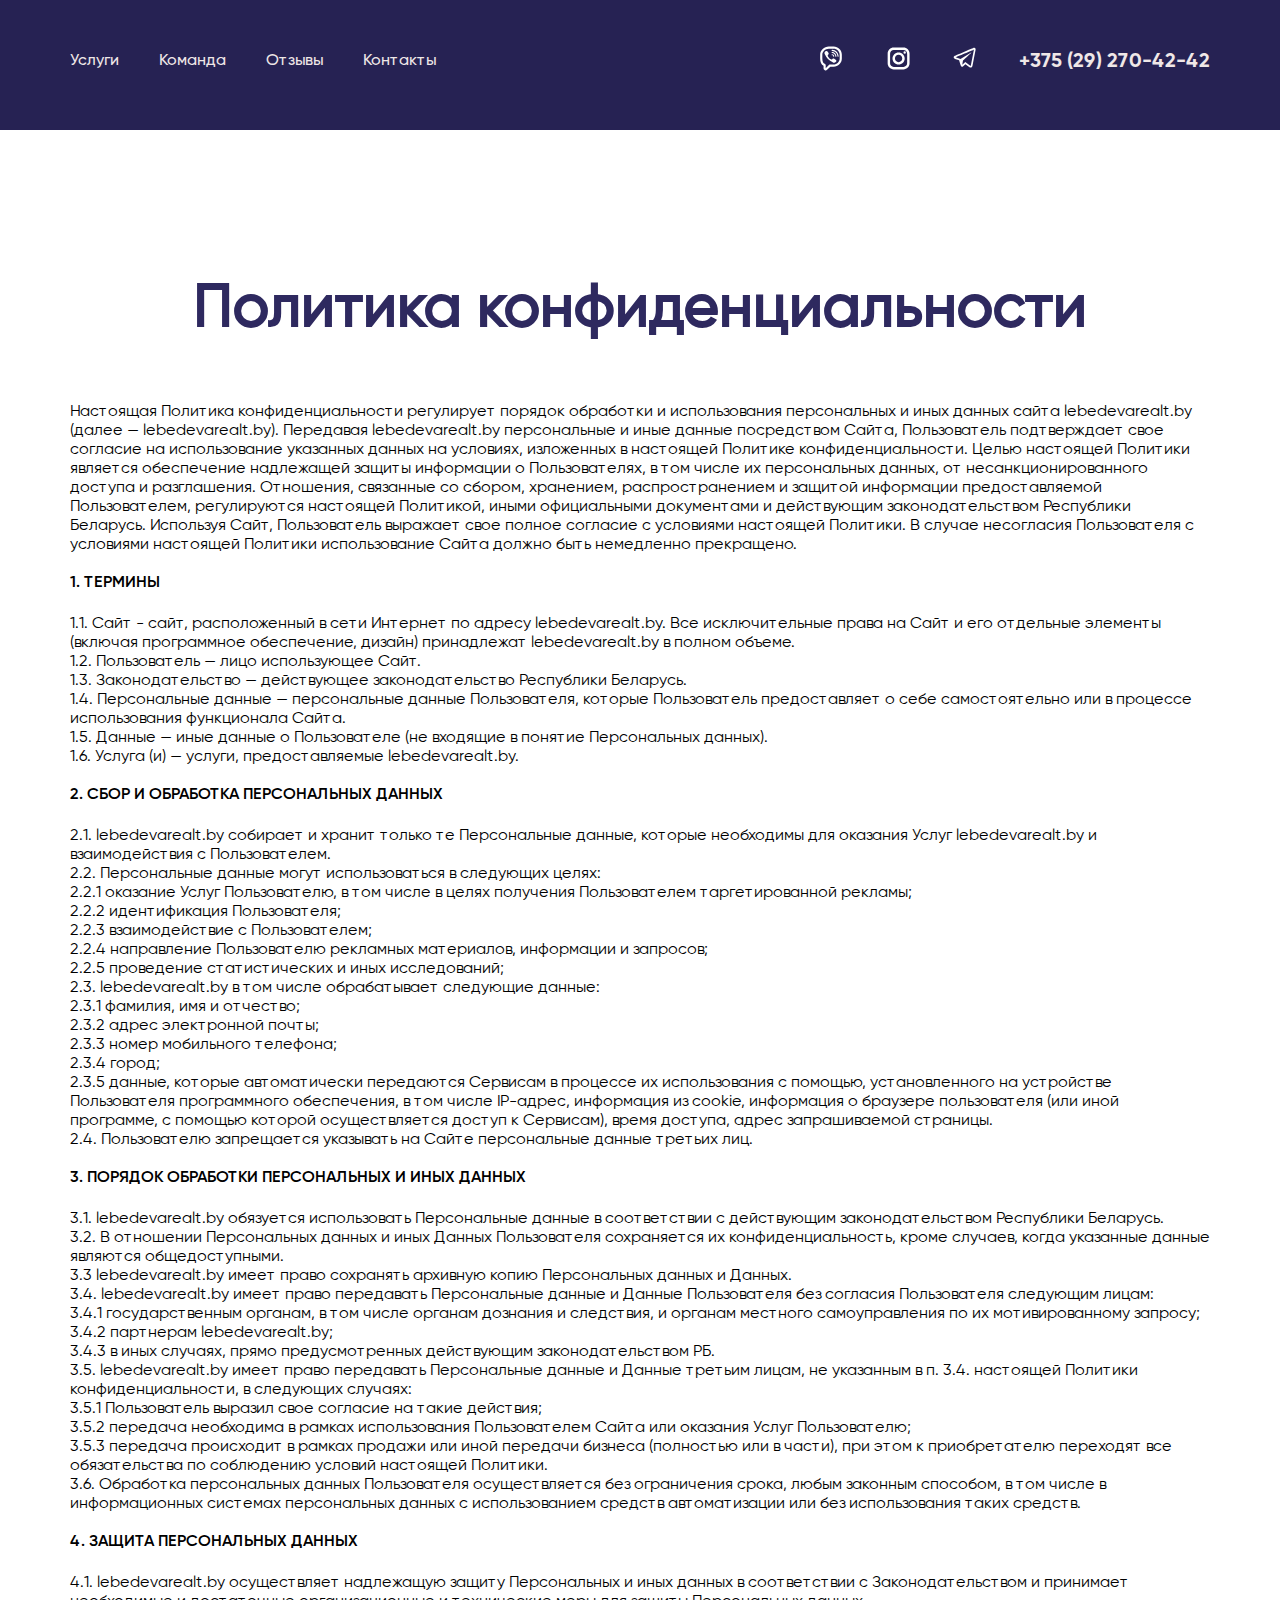
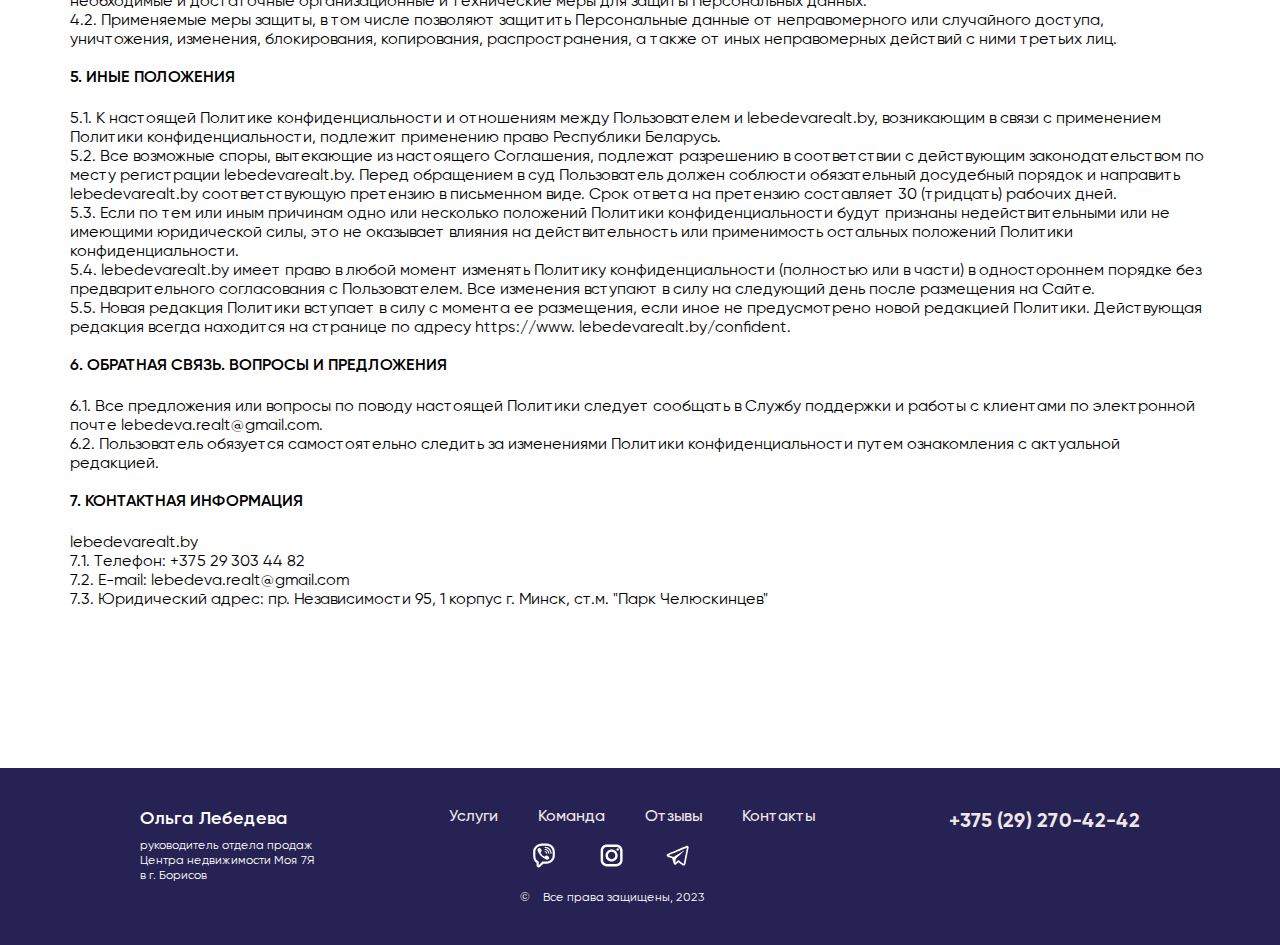
<file: confident.html>
<!DOCTYPE html>
<html lang="en">
<head>
    <meta charset="UTF-8">
    <title>Title</title>
    <link rel="stylesheet" href="css/confident.css">
    <link rel="stylesheet" href="css/adaptive.css">
</head>
<body>
<header class="header" id="header">
    <div class="container">
        <div class="menu">
            <ul>
                <li class="active">
                    <a href="index.html#help">Услуги</a>
                </li>
                <li>
                    <a href="index.html#team">Команда</a>
                </li>
                <li>
                    <a href="index.html#reviews">Отзывы</a>
                </li>
                <li>
                    <a href="index.html#contacts">Контакты</a>
                </li>
            </ul>
        </div>
        <div class="info">
            <div class="info-icons">
                <a href="viber://chat?number=%2B375292704242">
                    <svg xmlns="http://www.w3.org/2000/svg" viewBox="0 0 24 24" width="26px" height="29px">
                        <path d="M 10 0.98046875 C 5.664 0.98046875 2 4.4353906 2 8.5253906 L 2 12.023438 C 2 15.409437 3.0230469 17.614281 5.1230469 18.738281 L 5.1230469 21.039062 C 5.1230469 21.820063 5.5876875 22.520219 6.3046875 22.824219 C 6.5486875 22.927219 6.8055469 22.978516 7.0605469 22.978516 C 7.5545469 22.978516 8.0401562 22.788688 8.4101562 22.429688 L 11.371094 19.570312 L 14.439453 19.570312 C 18.608453 19.570313 22 16.184437 22 12.023438 L 22 8.5253906 C 22 4.3643906 18.607453 0.98046875 14.439453 0.98046875 L 10 0.98046875 z M 10 2.9804688 L 14.441406 2.9804688 C 17.507406 2.9804688 20.001953 5.4673906 20.001953 8.5253906 L 20.001953 12.023438 C 20.001953 15.082437 17.506406 17.570312 14.441406 17.570312 L 10.96875 17.570312 C 10.70975 17.570312 10.460437 17.670562 10.273438 17.851562 L 7.1230469 20.894531 L 7.1230469 18.101562 C 7.1230469 17.692563 6.8721875 17.324828 6.4921875 17.173828 C 4.7911875 16.495828 4 14.859438 4 12.023438 L 4 8.5253906 C 4 5.5713906 6.804 2.9804688 10 2.9804688 z M 13 3.9804688 C 12.724 3.9804688 12.5 4.2044688 12.5 4.4804688 C 12.5 4.7564687 12.724 4.9804688 13 4.9804688 C 15.947 4.9804688 18 7.6154687 18 9.9804688 C 18 10.256469 18.224 10.480469 18.5 10.480469 C 18.776 10.480469 19 10.256469 19 9.9804688 C 19 7.1424688 16.536 3.9804688 13 3.9804688 z M 8.0019531 4.9902344 C 7.7637031 4.9543594 7.5116875 5.0109219 7.3046875 5.1699219 L 6.7167969 5.6230469 C 6.0227969 6.1560469 5.8013594 7.0969531 6.1933594 7.8769531 C 6.9313594 9.3439531 8.1679375 11.604406 9.2109375 12.566406 C 10.492938 13.750406 12.507172 15.15375 14.201172 15.84375 C 14.942172 16.14575 15.790547 15.933172 16.310547 15.326172 C 16.495547 15.110172 16.668359 14.890406 16.818359 14.691406 C 17.125359 14.283406 17.036094 13.70525 16.621094 13.40625 L 14.75 12.060547 C 14.348 11.771547 13.786375 11.851188 13.484375 12.242188 L 13.169922 12.589844 C 12.961922 12.819844 12.64875 12.940906 12.34375 12.878906 C 11.86775 12.782906 11.113187 12.472063 10.242188 11.539062 C 9.5231875 10.771063 9.1196562 9.9537656 8.9726562 9.3847656 C 8.8846563 9.0447656 9.0063438 8.6898438 9.2773438 8.4648438 L 9.5917969 8.203125 C 9.9587969 7.899125 10.030859 7.3665156 9.7558594 6.9785156 L 8.6152344 5.3671875 C 8.4652344 5.1546875 8.2402031 5.0261094 8.0019531 4.9902344 z M 13 5.9804688 C 12.724 5.9804688 12.5 6.2044688 12.5 6.4804688 C 12.5 6.7564687 12.724 6.9804688 13 6.9804688 C 14.514 6.9804688 16 8.4664688 16 9.9804688 C 16 10.256469 16.224 10.480469 16.5 10.480469 C 16.776 10.480469 17 10.256469 17 9.9804688 C 17 7.9244688 15.056 5.9804688 13 5.9804688 z M 13 7.9804688 C 12.724 7.9804688 12.5 8.2044688 12.5 8.4804688 C 12.5 8.7564687 12.724 8.9804688 13 8.9804688 C 13.645 8.9804688 14 9.3354688 14 9.9804688 C 14 10.256469 14.224 10.480469 14.5 10.480469 C 14.776 10.480469 15 10.256469 15 9.9804688 C 15 8.7844687 14.196 7.9804688 13 7.9804688 z"/>
                    </svg>
                </a>
                <a href="https://www.instagram.com/nedvigimost.borisov.lebedeva/"><?xml version="1.0"?>
                    <svg xmlns="http://www.w3.org/2000/svg" viewBox="0 0 23 24" width="28px" height="35px">
                        <path d="M 8 3 C 5.243 3 3 5.243 3 8 L 3 16 C 3 18.757 5.243 21 8 21 L 16 21 C 18.757 21 21 18.757 21 16 L 21 8 C 21 5.243 18.757 3 16 3 L 8 3 z M 8 5 L 16 5 C 17.654 5 19 6.346 19 8 L 19 16 C 19 17.654 17.654 19 16 19 L 8 19 C 6.346 19 5 17.654 5 16 L 5 8 C 5 6.346 6.346 5 8 5 z M 17 6 A 1 1 0 0 0 16 7 A 1 1 0 0 0 17 8 A 1 1 0 0 0 18 7 A 1 1 0 0 0 17 6 z M 12 7 C 9.243 7 7 9.243 7 12 C 7 14.757 9.243 17 12 17 C 14.757 17 17 14.757 17 12 C 17 9.243 14.757 7 12 7 z M 12 9 C 13.654 9 15 10.346 15 12 C 15 13.654 13.654 15 12 15 C 10.346 15 9 13.654 9 12 C 9 10.346 10.346 9 12 9 z"/>
                    </svg>
                </a>
                <a href="https://t.me/+375292704242">
                    <svg xmlns="http://www.w3.org/2000/svg" viewBox="0 0 32 32" width="27px" height="30px">
                        <path d="M 26.070313 3.996094 C 25.734375 4.011719 25.417969 4.109375 25.136719 4.21875 L 25.132813 4.21875 C 24.847656 4.332031 23.492188 4.902344 21.433594 5.765625 C 19.375 6.632813 16.703125 7.757813 14.050781 8.875 C 8.753906 11.105469 3.546875 13.300781 3.546875 13.300781 L 3.609375 13.277344 C 3.609375 13.277344 3.25 13.394531 2.875 13.652344 C 2.683594 13.777344 2.472656 13.949219 2.289063 14.21875 C 2.105469 14.488281 1.957031 14.902344 2.011719 15.328125 C 2.101563 16.050781 2.570313 16.484375 2.90625 16.722656 C 3.246094 16.964844 3.570313 17.078125 3.570313 17.078125 L 3.578125 17.078125 L 8.460938 18.722656 C 8.679688 19.425781 9.949219 23.597656 10.253906 24.558594 C 10.433594 25.132813 10.609375 25.492188 10.828125 25.765625 C 10.933594 25.90625 11.058594 26.023438 11.207031 26.117188 C 11.265625 26.152344 11.328125 26.179688 11.390625 26.203125 C 11.410156 26.214844 11.429688 26.21875 11.453125 26.222656 L 11.402344 26.210938 C 11.417969 26.214844 11.429688 26.226563 11.441406 26.230469 C 11.480469 26.242188 11.507813 26.246094 11.558594 26.253906 C 12.332031 26.488281 12.953125 26.007813 12.953125 26.007813 L 12.988281 25.980469 L 15.871094 23.355469 L 20.703125 27.0625 L 20.8125 27.109375 C 21.820313 27.550781 22.839844 27.304688 23.378906 26.871094 C 23.921875 26.433594 24.132813 25.875 24.132813 25.875 L 24.167969 25.785156 L 27.902344 6.65625 C 28.007813 6.183594 28.035156 5.742188 27.917969 5.3125 C 27.800781 4.882813 27.5 4.480469 27.136719 4.265625 C 26.769531 4.046875 26.40625 3.980469 26.070313 3.996094 Z M 25.96875 6.046875 C 25.964844 6.109375 25.976563 6.101563 25.949219 6.222656 L 25.949219 6.234375 L 22.25 25.164063 C 22.234375 25.191406 22.207031 25.25 22.132813 25.308594 C 22.054688 25.371094 21.992188 25.410156 21.667969 25.28125 L 15.757813 20.75 L 12.1875 24.003906 L 12.9375 19.214844 C 12.9375 19.214844 22.195313 10.585938 22.59375 10.214844 C 22.992188 9.84375 22.859375 9.765625 22.859375 9.765625 C 22.886719 9.3125 22.257813 9.632813 22.257813 9.632813 L 10.082031 17.175781 L 10.078125 17.15625 L 4.242188 15.191406 L 4.242188 15.1875 C 4.238281 15.1875 4.230469 15.183594 4.226563 15.183594 C 4.230469 15.183594 4.257813 15.171875 4.257813 15.171875 L 4.289063 15.15625 L 4.320313 15.144531 C 4.320313 15.144531 9.53125 12.949219 14.828125 10.71875 C 17.480469 9.601563 20.152344 8.476563 22.207031 7.609375 C 24.261719 6.746094 25.78125 6.113281 25.867188 6.078125 C 25.949219 6.046875 25.910156 6.046875 25.96875 6.046875 Z"/>
                    </svg>
                </a>
            </div>
            <div class="number">
                <a href="tel:+375 (29) 270-42-42"><span>+375 (29) 270-42-42</span></a>
            </div>
        </div>
    </div>
</header>
<section class="main">
    <div class="container">
        <h1>Политика конфиденциальности</h1>
        <div class="main-text">
            <div class="text">Настоящая Политика конфиденциальности регулирует порядок обработки и использования персональных и иных данных сайта lebedevarealt.by (далее — lebedevarealt.by). Передавая lebedevarealt.by персональные и иные данные посредством Сайта, Пользователь подтверждает свое согласие на использование указанных данных на условиях, изложенных в настоящей Политике конфиденциальности. Целью настоящей Политики является обеспечение надлежащей защиты информации о Пользователях, в том числе их персональных данных, от несанкционированного доступа и разглашения. Отношения, связанные со сбором, хранением, распространением и защитой информации предоставляемой Пользователем, регулируются настоящей Политикой, иными официальными документами и действующим законодательством Республики Беларусь. Используя Сайт, Пользователь выражает свое полное согласие с условиями настоящей Политики. В случае несогласия Пользователя с условиями настоящей Политики использование Сайта должно быть немедленно прекращено.</div>

            <h2>1. ТЕРМИНЫ</h2>

            <div class="text">1.1. Сайт - сайт, расположенный в сети Интернет по адресу lebedevarealt.by. Все исключительные права на Сайт и его отдельные элементы (включая программное обеспечение, дизайн) принадлежат lebedevarealt.by в полном объеме.
                <br>
                1.2. Пользователь — лицо использующее Сайт. <br>
                1.3. Законодательство — действующее законодательство Республики Беларусь. <br>
                1.4. Персональные данные — персональные данные Пользователя, которые Пользователь предоставляет о себе самостоятельно или в процессе использования функционала Сайта.
                <br>
                1.5. Данные — иные данные о Пользователе (не входящие в понятие Персональных данных). <br>
                1.6. Услуга (и) — услуги, предоставляемые lebedevarealt.by.<br>
            </div>
            <h2>2. СБОР И ОБРАБОТКА ПЕРСОНАЛЬНЫХ ДАННЫХ</h2>

           <div class="text">
               2.1. lebedevarealt.by собирает и хранит только те Персональные данные, которые необходимы для оказания Услуг lebedevarealt.by и взаимодействия с Пользователем.
               <br>
               2.2. Персональные данные могут использоваться в следующих целях: <br>
               2.2.1 оказание Услуг Пользователю, в том числе в целях получения Пользователем таргетированной рекламы;
               <br>
               2.2.2 идентификация Пользователя; <br>
               2.2.3 взаимодействие с Пользователем; <br>
               2.2.4 направление Пользователю рекламных материалов, информации и запросов; <br>
               2.2.5 проведение статистических и иных исследований; <br>
               2.3. lebedevarealt.by в том числе обрабатывает следующие данные: <br>
               2.3.1 фамилия, имя и отчество; <br>
               2.3.2 адрес электронной почты; <br>
               2.3.3 номер мобильного телефона; <br>
               2.3.4 город; <br>
               2.3.5 данные, которые автоматически передаются Сервисам в процессе их использования с помощью, установленного на устройстве Пользователя программного обеспечения, в том числе IP-адрес, информация из cookie, информация о браузере пользователя (или иной программе, с помощью которой осуществляется доступ к Сервисам), время доступа, адрес запрашиваемой страницы. <br>
               2.4. Пользователю запрещается указывать на Сайте персональные данные третьих лиц. <br>
           </div>
            <h2>3. ПОРЯДОК ОБРАБОТКИ ПЕРСОНАЛЬНЫХ И ИНЫХ ДАННЫХ</h2>

            <div class="text">
                3.1. lebedevarealt.by обязуется использовать Персональные данные в соответствии с действующим законодательством Республики Беларусь.<br>
                3.2. В отношении Персональных данных и иных Данных Пользователя сохраняется их конфиденциальность, кроме случаев, когда указанные данные являются общедоступными.<br>
                3.3 lebedevarealt.by имеет право сохранять архивную копию Персональных данных и Данных.<br>
                3.4. lebedevarealt.by имеет право передавать Персональные данные и Данные Пользователя без согласия Пользователя следующим лицам:<br>
                3.4.1 государственным органам, в том числе органам дознания и следствия, и органам местного самоуправления по их мотивированному запросу; 3.4.2 партнерам lebedevarealt.by;<br>
                3.4.3 в иных случаях, прямо предусмотренных действующим законодательством РБ.<br>
                3.5. lebedevarealt.by имеет право передавать Персональные данные и Данные третьим лицам, не указанным в п. 3.4. настоящей Политики конфиденциальности, в следующих случаях:<br>
                3.5.1 Пользователь выразил свое согласие на такие действия;<br>
                3.5.2 передача необходима в рамках использования Пользователем Сайта или оказания Услуг Пользователю;<br>
                3.5.3 передача происходит в рамках продажи или иной передачи бизнеса (полностью или в части), при этом к приобретателю переходят все обязательства по соблюдению условий настоящей Политики.<br>
                3.6. Обработка персональных данных Пользователя осуществляется без ограничения срока, любым законным способом, в том числе в информационных системах персональных данных с использованием средств автоматизации или без использования таких средств.<br>
            </div>
            <h2>4. ЗАЩИТА ПЕРСОНАЛЬНЫХ ДАННЫХ</h2>

            <div class="text">4.1. lebedevarealt.by осуществляет надлежащую защиту Персональных и иных данных в соответствии с Законодательством и принимает необходимые и достаточные организационные и технические меры для защиты Персональных данных. <br>
                4.2. Применяемые меры защиты, в том числе позволяют защитить Персональные данные от неправомерного или случайного доступа, уничтожения, изменения, блокирования, копирования, распространения, а также от иных неправомерных действий с ними третьих лиц. <br>
            </div>

            <h2>5. ИНЫЕ ПОЛОЖЕНИЯ</h2>

            <div class="text">5.1. К настоящей Политике конфиденциальности и отношениям между Пользователем и lebedevarealt.by, возникающим в связи с применением Политики конфиденциальности, подлежит применению право Республики Беларусь. <br>
                5.2. Все возможные споры, вытекающие из настоящего Соглашения, подлежат разрешению в соответствии с действующим законодательством по месту регистрации lebedevarealt.by. Перед обращением в суд Пользователь должен соблюсти обязательный досудебный порядок и направить lebedevarealt.by соответствующую претензию в письменном виде. Срок ответа на претензию составляет 30 (тридцать) рабочих дней. <br>
                5.3. Если по тем или иным причинам одно или несколько положений Политики конфиденциальности будут признаны недействительными или не имеющими юридической силы, это не оказывает влияния на действительность или применимость остальных положений Политики конфиденциальности. <br>
                5.4. lebedevarealt.by имеет право в любой момент изменять Политику конфиденциальности (полностью или в части) в одностороннем порядке
                без предварительного согласования с Пользователем. Все изменения вступают в силу на следующий день после размещения на Сайте. <br>
                5.5. Новая редакция Политики вступает в силу с момента ее размещения, если иное не предусмотрено новой редакцией Политики. Действующая редакция всегда находится на странице по адресу https://www. lebedevarealt.by/confident.<br>
            </div>
            <h2>6. ОБРАТНАЯ СВЯЗЬ. ВОПРОСЫ И ПРЕДЛОЖЕНИЯ</h2>
            <div class="text">6.1. Все предложения или вопросы по поводу настоящей Политики следует сообщать в Службу поддержки и работы с клиентами по электронной почте lebedeva.realt@gmail.com.
                <br>
                6.2. Пользователь обязуется самостоятельно следить за изменениями Политики конфиденциальности путем ознакомления с актуальной редакцией.
                <br>
            </div>
            <h2>7. КОНТАКТНАЯ ИНФОРМАЦИЯ</h2>
            <div class="text">lebedevarealt.by <br>
                7.1. Телефон: +375 29 303 44 82<br>
                7.2. E-mail: lebedeva.realt@gmail.com<br>
                7.3. Юридический адрес: пр. Независимости 95, 1 корпус г. Минск, ст.м. "Парк Челюскинцев" <br>
            </div>
        </div>
    </div>
</section>
<footer class="footer">
    <div class="container">
        <div class="management-name">Ольга Лебедева</div>
        <div class="management-info">руководитель отдела продаж Центра недвижимости Моя 7Я в г. Борисов</div>
        <div class="footer-menu">
            <div class="menu">
                <ul>
                    <li class="active">
                        <a href="index.html#help">Услуги</a>
                    </li>
                    <li>
                        <a href="index.html#team">Команда</a>
                    </li>
                    <li>
                        <a href="index.html#reviews">Отзывы</a>
                    </li>
                    <li>
                        <a href="index.html#contacts">Контакты</a>
                    </li>
                </ul>
            </div>
        </div>
        <div class="footer-icons">
            <div class="info-icons">
                <a href="viber://chat?number=%2B375292704242">
                    <svg xmlns="http://www.w3.org/2000/svg" viewBox="0 0 24 24" width="26px" height="29px">
                        <path d="M 10 0.98046875 C 5.664 0.98046875 2 4.4353906 2 8.5253906 L 2 12.023438 C 2 15.409437 3.0230469 17.614281 5.1230469 18.738281 L 5.1230469 21.039062 C 5.1230469 21.820063 5.5876875 22.520219 6.3046875 22.824219 C 6.5486875 22.927219 6.8055469 22.978516 7.0605469 22.978516 C 7.5545469 22.978516 8.0401562 22.788688 8.4101562 22.429688 L 11.371094 19.570312 L 14.439453 19.570312 C 18.608453 19.570313 22 16.184437 22 12.023438 L 22 8.5253906 C 22 4.3643906 18.607453 0.98046875 14.439453 0.98046875 L 10 0.98046875 z M 10 2.9804688 L 14.441406 2.9804688 C 17.507406 2.9804688 20.001953 5.4673906 20.001953 8.5253906 L 20.001953 12.023438 C 20.001953 15.082437 17.506406 17.570312 14.441406 17.570312 L 10.96875 17.570312 C 10.70975 17.570312 10.460437 17.670562 10.273438 17.851562 L 7.1230469 20.894531 L 7.1230469 18.101562 C 7.1230469 17.692563 6.8721875 17.324828 6.4921875 17.173828 C 4.7911875 16.495828 4 14.859438 4 12.023438 L 4 8.5253906 C 4 5.5713906 6.804 2.9804688 10 2.9804688 z M 13 3.9804688 C 12.724 3.9804688 12.5 4.2044688 12.5 4.4804688 C 12.5 4.7564687 12.724 4.9804688 13 4.9804688 C 15.947 4.9804688 18 7.6154687 18 9.9804688 C 18 10.256469 18.224 10.480469 18.5 10.480469 C 18.776 10.480469 19 10.256469 19 9.9804688 C 19 7.1424688 16.536 3.9804688 13 3.9804688 z M 8.0019531 4.9902344 C 7.7637031 4.9543594 7.5116875 5.0109219 7.3046875 5.1699219 L 6.7167969 5.6230469 C 6.0227969 6.1560469 5.8013594 7.0969531 6.1933594 7.8769531 C 6.9313594 9.3439531 8.1679375 11.604406 9.2109375 12.566406 C 10.492938 13.750406 12.507172 15.15375 14.201172 15.84375 C 14.942172 16.14575 15.790547 15.933172 16.310547 15.326172 C 16.495547 15.110172 16.668359 14.890406 16.818359 14.691406 C 17.125359 14.283406 17.036094 13.70525 16.621094 13.40625 L 14.75 12.060547 C 14.348 11.771547 13.786375 11.851188 13.484375 12.242188 L 13.169922 12.589844 C 12.961922 12.819844 12.64875 12.940906 12.34375 12.878906 C 11.86775 12.782906 11.113187 12.472063 10.242188 11.539062 C 9.5231875 10.771063 9.1196562 9.9537656 8.9726562 9.3847656 C 8.8846563 9.0447656 9.0063438 8.6898438 9.2773438 8.4648438 L 9.5917969 8.203125 C 9.9587969 7.899125 10.030859 7.3665156 9.7558594 6.9785156 L 8.6152344 5.3671875 C 8.4652344 5.1546875 8.2402031 5.0261094 8.0019531 4.9902344 z M 13 5.9804688 C 12.724 5.9804688 12.5 6.2044688 12.5 6.4804688 C 12.5 6.7564687 12.724 6.9804688 13 6.9804688 C 14.514 6.9804688 16 8.4664688 16 9.9804688 C 16 10.256469 16.224 10.480469 16.5 10.480469 C 16.776 10.480469 17 10.256469 17 9.9804688 C 17 7.9244688 15.056 5.9804688 13 5.9804688 z M 13 7.9804688 C 12.724 7.9804688 12.5 8.2044688 12.5 8.4804688 C 12.5 8.7564687 12.724 8.9804688 13 8.9804688 C 13.645 8.9804688 14 9.3354688 14 9.9804688 C 14 10.256469 14.224 10.480469 14.5 10.480469 C 14.776 10.480469 15 10.256469 15 9.9804688 C 15 8.7844687 14.196 7.9804688 13 7.9804688 z"/>
                    </svg>
                </a>
                <a href="https://www.instagram.com/nedvigimost.borisov.lebedeva/"><?xml version="1.0"?>
                    <svg xmlns="http://www.w3.org/2000/svg" viewBox="0 0 23 24" width="28px" height="35px">
                        <path d="M 8 3 C 5.243 3 3 5.243 3 8 L 3 16 C 3 18.757 5.243 21 8 21 L 16 21 C 18.757 21 21 18.757 21 16 L 21 8 C 21 5.243 18.757 3 16 3 L 8 3 z M 8 5 L 16 5 C 17.654 5 19 6.346 19 8 L 19 16 C 19 17.654 17.654 19 16 19 L 8 19 C 6.346 19 5 17.654 5 16 L 5 8 C 5 6.346 6.346 5 8 5 z M 17 6 A 1 1 0 0 0 16 7 A 1 1 0 0 0 17 8 A 1 1 0 0 0 18 7 A 1 1 0 0 0 17 6 z M 12 7 C 9.243 7 7 9.243 7 12 C 7 14.757 9.243 17 12 17 C 14.757 17 17 14.757 17 12 C 17 9.243 14.757 7 12 7 z M 12 9 C 13.654 9 15 10.346 15 12 C 15 13.654 13.654 15 12 15 C 10.346 15 9 13.654 9 12 C 9 10.346 10.346 9 12 9 z"/>
                    </svg>
                </a>
                <a href="https://t.me/+375292704242">
                    <svg xmlns="http://www.w3.org/2000/svg" viewBox="0 0 32 32" width="27px" height="30px">
                        <path d="M 26.070313 3.996094 C 25.734375 4.011719 25.417969 4.109375 25.136719 4.21875 L 25.132813 4.21875 C 24.847656 4.332031 23.492188 4.902344 21.433594 5.765625 C 19.375 6.632813 16.703125 7.757813 14.050781 8.875 C 8.753906 11.105469 3.546875 13.300781 3.546875 13.300781 L 3.609375 13.277344 C 3.609375 13.277344 3.25 13.394531 2.875 13.652344 C 2.683594 13.777344 2.472656 13.949219 2.289063 14.21875 C 2.105469 14.488281 1.957031 14.902344 2.011719 15.328125 C 2.101563 16.050781 2.570313 16.484375 2.90625 16.722656 C 3.246094 16.964844 3.570313 17.078125 3.570313 17.078125 L 3.578125 17.078125 L 8.460938 18.722656 C 8.679688 19.425781 9.949219 23.597656 10.253906 24.558594 C 10.433594 25.132813 10.609375 25.492188 10.828125 25.765625 C 10.933594 25.90625 11.058594 26.023438 11.207031 26.117188 C 11.265625 26.152344 11.328125 26.179688 11.390625 26.203125 C 11.410156 26.214844 11.429688 26.21875 11.453125 26.222656 L 11.402344 26.210938 C 11.417969 26.214844 11.429688 26.226563 11.441406 26.230469 C 11.480469 26.242188 11.507813 26.246094 11.558594 26.253906 C 12.332031 26.488281 12.953125 26.007813 12.953125 26.007813 L 12.988281 25.980469 L 15.871094 23.355469 L 20.703125 27.0625 L 20.8125 27.109375 C 21.820313 27.550781 22.839844 27.304688 23.378906 26.871094 C 23.921875 26.433594 24.132813 25.875 24.132813 25.875 L 24.167969 25.785156 L 27.902344 6.65625 C 28.007813 6.183594 28.035156 5.742188 27.917969 5.3125 C 27.800781 4.882813 27.5 4.480469 27.136719 4.265625 C 26.769531 4.046875 26.40625 3.980469 26.070313 3.996094 Z M 25.96875 6.046875 C 25.964844 6.109375 25.976563 6.101563 25.949219 6.222656 L 25.949219 6.234375 L 22.25 25.164063 C 22.234375 25.191406 22.207031 25.25 22.132813 25.308594 C 22.054688 25.371094 21.992188 25.410156 21.667969 25.28125 L 15.757813 20.75 L 12.1875 24.003906 L 12.9375 19.214844 C 12.9375 19.214844 22.195313 10.585938 22.59375 10.214844 C 22.992188 9.84375 22.859375 9.765625 22.859375 9.765625 C 22.886719 9.3125 22.257813 9.632813 22.257813 9.632813 L 10.082031 17.175781 L 10.078125 17.15625 L 4.242188 15.191406 L 4.242188 15.1875 C 4.238281 15.1875 4.230469 15.183594 4.226563 15.183594 C 4.230469 15.183594 4.257813 15.171875 4.257813 15.171875 L 4.289063 15.15625 L 4.320313 15.144531 C 4.320313 15.144531 9.53125 12.949219 14.828125 10.71875 C 17.480469 9.601563 20.152344 8.476563 22.207031 7.609375 C 24.261719 6.746094 25.78125 6.113281 25.867188 6.078125 C 25.949219 6.046875 25.910156 6.046875 25.96875 6.046875 Z"/>
                    </svg>
                </a>
            </div>
        </div>
        <div class="links-right"> &#xA9;<span>Все права защищены, 2023</span></div>
        <div class="footer-number">
            <div class="number">
                <a href="tel:+375 (29) 270-42-42"><span>+375 (29) 270-42-42</span></a>
            </div>
        </div>
    </div>
</footer>
</body>
</html>
</file>
<file: css/confident.css>
* {
    padding: 0;
    margin: 0;
}

@font-face {
    src: url("../fonts/Gilroy-Regular.ttf");
    font-family: GilroyRegular;
}

@font-face {
    src: url("../fonts/Gilroy-Medium.ttf");
    font-family: GilroyMedium;
}

@font-face {
    src: url("../fonts/Gilroy-Bold.ttf");
    font-family: GilroyBold;
}

@font-face {
    src: url("../fonts/Gilroy-Semibold.ttf");
    font-family: GilroySemibold;
}

html {
    scroll-behavior: smooth;
}

.header {
    background: #262253;
}

.container {
    max-width: 1140px;
    margin: 0 auto;
    padding: 0 20px;
}

.header .container {
    display: flex;
    justify-content: space-between;
    align-items: center;
    padding-top: 40px;
    padding-bottom: 50px;
}

.menu ul {
    display: flex;
    justify-content: space-between;
    max-width: 428px;
    list-style: none;
}

.menu ul li {
    font-size: 16px;
    font-family: GilroyMedium, sans-serif;
    line-height: 40px;
    color: #EFE7E7;
    margin-right: 40px;
}

.menu ul li a {
    text-decoration: none;
    color: #EFE7E7;
    transition: 0.5s;
    border-bottom: 1px solid transparent;
}

.menu ul li a:hover {
    color: #FF9900;
    border-bottom: 1px solid #FF9900;
}

.info {
    display: flex;
}

.info-icons {
    padding-right: 91px;
    display: flex;
    align-items: center;
}

.info-icons a {
    fill: #FFFFFF;
    text-decoration: none;
    cursor: pointer;
    margin-right: 40px;
    transition: 0.5s;
}

.info-icons a:hover {
    fill: #FF9900;
}

.number {
    display: flex;
    align-items: center;
}

.number a {
    font-family: GilroyBold, sans-serif;
    font-size: 20px;
    text-decoration: none;
    color: #EFE7E7;
    transition: 0.5s;
}

.number a:hover {
    color: #FF9900;
}

#burger {
    display: none;
}

.menu-close {
    display: none;
}

.main {
    padding: 140px 0;
}

.main .container {
    text-align: left;
}

.main h1 {
    margin: 0;
    font-family: GilroyMedium,sans-serif;
    font-size: 60px;
    line-height: 71px;
    align-items: center;
    text-align: center;
    color: #2E295F;
    margin-bottom: 60px;
}

.text {
    font-family: GilroyRegular,sans-serif;
    font-size: 16px;
    line-height: 19px;
    color: #000000;
    margin-bottom: 20px;
}

.main h2 {
    margin: 0;
    font-family: GilroySemibold,sans-serif;
    font-size: 16px;
    margin-bottom: 20px;
}

.footer {
    padding: 40px 120px;
    background: #262253;
}

.footer .container {
    display: grid;
    grid-template-rows: 30px 52px 15px;
    justify-content: space-between;
}

.management-name {
    grid-column: 1 / 2;
    grid-row: 1 / 2;
    font-family: GilroySemibold, sans-serif;
    font-size: 18px;
    line-height: 22px;
    margin-bottom: 10px;
    color: #FFFFFF;
    max-width: 172px;
}

.management-info {
    grid-column: 1 / 2;
    grid-row: 2 / 3;
    font-family: GilroyRegular, sans-serif;
    font-size: 12px;
    line-height: 15px;
    color: #FFFFFF;
    max-width: 175px;
}

.footer-menu {
    grid-column: 2 / 4;
    grid-row: 1 / 4;
}

.footer .menu ul {
    line-height: 0;
    justify-content: center;
    max-width: 485px;
}

.footer .menu ul li {
    line-height: 1;
    margin-bottom: 15px;
    margin-right: 40px;
}

.footer .menu ul li:last-child {
    margin-right: 0;
}

.footer-icons {
    grid-column: 2 / 4;
    grid-row: 2 / 3;
}

.info-icons {
    justify-content: center;
    padding: 0;
}

.links-right {
    grid-column: 2 / 4;
    grid-row: 3 / 4;
    font-family: GilroyRegular, sans-serif;
    font-size: 12px;
    line-height: 14px;
    color: #FFFFFF;
    text-align: center;
    margin-right: 40px;
}

.links-right span {
    margin-left: 14px;
    width: 180px;
}

.footer-number {
    grid-column: 4 / 5;
    grid-row: 1 / 2;
    width: 191px;
}
</file>
<file: css/adaptive.css>
/*1024-1199*/
@media screen and (max-width: 1199px) {

    header, .help, .feature, .job, .answers {
        padding: 0 20px;
    }

    .help {
        margin: 80px 0;
    }

    .help-team-info {
        margin-right: 30px;
    }

    .help-photo {
        margin: 0 auto;
        width: 445px;
    }

    .help-team-info {
        gap: 15px;
    }

    .feature-all {
        max-width: 675px;
        margin: 0 auto;
    }

    .features {
        padding: 50px 0;
    }

    .feature-block {
        margin-bottom: 30px;
    }

    .job {
        margin-top: 50px;
        margin-left: 25px;
        max-height: 600px;
    }

    .job-advantages {
        gap: 90px 25px;
    }

    .job-about {
        margin-bottom: 80px;
    }

    .answers {
        margin: 50px 0;
    }

    .team {
        padding: 50px 20px 20px 20px;
    }

    #team-category .slick-prev {
        left: 380px;
    }

    #team-category .slick-next {
        right: 380px;
    }

    .department {
        padding: 50px 20px;
    }

    .reviews {
        padding: 60px 20px;
    }

    .other {
        margin-top: 0;
    }

    .other .container {
        padding: 0 20px;
    }

    .contacts {
        padding: 50px 20px;
    }

    .footer {
        padding: 60px 20px;
    }

    .footer-number {
        width: 191px;
    }
}

/*768-1023*/
@media screen and (max-width: 1023px) {
    header, .help, .feature, .job, .answers {
        padding: 0;
    }

    .header {
        padding: 44px 31px;
    }

    .header .container {
        align-items: baseline;
        padding: 0;
    }

    .header .info-icons a {
        margin-right: 20px;
    }

    .menu ul {
        width: 344px;
    }

    .info {
        flex-direction: column-reverse;
    }

    .header .info-icons {
        margin-left: 10px;
    }

    .header .number {
        margin-bottom: 24px;
        width: 190px;
    }

    .titles h1 {
        padding-top: 124px;
        padding-bottom: 40px;
        font-size: 45px;
    }

    .second-title {
        font-size: 18px;
        max-width: 312px;
    }

    .btn {
        font-size: 18px;
        max-width: 281px;
        margin-bottom: 93px;
        height: 58px;
        box-sizing: border-box;
    }

    .title-photo {
        right: -50px;
        max-width: 399px;
    }

    .rating {
        justify-content: start;
    }

    .mark {
        margin-right: 60px;
    }

    .help {
        margin: 130px 0;
    }

    .help-title {
        max-width: 575px;
    }

    .help-photo {
        grid-column: 1 / 4;
        margin: 0 auto;
        padding-bottom: 80px;
        width: 503px;
        transform: scale(1.1);
    }

    .help-team {
        margin-bottom: 55px;
    }

    .help-team-info {
        grid-column: 1 / 4;
        margin: 0 auto;
        gap: 61px 52px;
    }

    .features {
        padding: 80px 20px;
    }

    .feature-all {
        justify-content: center;
    }

    .features {
        background-position: right;
    }

    .feature {
        padding: 0 13px;
    }

    .feature:first-child .feature-block .feature-title {
        padding-top: 10px;
    }

    .feature:hover {
        transform: none;
    }

    .job {
        margin: 0;
        padding: 130px 35px 80px 35px;
        background-position: right;
        max-height: 500px;
    }

    .job-about {
        margin-bottom: 100px;
    }

    .job-rating {
        width: 180px;
    }

    .job-rating .job-text {
        width: 140px;
        left: 22px;
        top: -42px;
    }

    .job-number {
        height: 84px;
    }

    .job-advantages {
        gap: 78px 82px;
        grid-template-columns: repeat(6, 1fr);
    }

    .block-four {
        grid-column: 1 / 3;
    }

    .block-five {
        grid-column: 3 / 5;
    }

    .block-six {
        grid-column: 5 / 7;
    }

    .answers {
        margin: 130px 31px 130px 33px;
    }

    .acor-container label {
        display: flex;
        align-items: center;
        position: relative;
    }

    .acor-container label p {
        margin-right: 20px;
    }

    .acor-container label:before {
        position: absolute;
        right: 3%;
        top: 30%;
    }

    .team {
        padding: 80px 0 20px 0;
    }

    .slick-initialized .slick-slide {
        padding: 80px 30px 100px 30px;
    }

    #team-category .slick-prev {
        left: 255px;
    }

    #team-category .slick-next {
        right: 255px;
    }

    #team-category .slick-dots {
        bottom: 0px;
    }

    .department {
        padding: 80px 32px 175px 32px;
    }

    .department-sales {
        width: 220px;
    }

    .department-sales-title {
        padding-top: 20px;
        padding-bottom: 15px;
    }

    .department-sales-text {
        padding-bottom: 20px;
    }

    .department-sales-bottom .department-sales {
        margin-right: 22px;
    }

    .department-sales-bottom .department-sales-title {
        padding-top: 27px;
        padding-bottom: 10px;
    }

    .department-sales-bottom .department-sales-text {
        padding-bottom: 36px;
    }

    .leftArrow {
        width: 120px;
        height: 100px;
        top: -75%;
    }

    .rightArrow {
        width: 120px;
        height: 100px;
        top: -75%;
    }

    .centerArrow {
        bottom: 180px;
    }

    .review-title {
        padding-bottom: 80px;
    }

    .review-block {
        flex-wrap: wrap;
    }

    .review-image {
        max-width: 514px;
        margin-right: 0;
        margin-bottom: 60px;
    }

    .reviews-one {
        display: none;
    }

    .reviews-two {
        display: block;
    }

    .review-left-border, .review-right-border {
        display: none;
    }

    .other {
        margin-top: 130px;
    }

    .other-block {
        flex-wrap: wrap;
        justify-content: center;
    }

    .order-text {
        font-family: GilroyMedium, sans-serif;
        font-size: 45px;
        line-height: 53px;
        color: #2E295F;
        margin-bottom: 40px;
        margin-top: 0;
    }

    .contacts {
        padding: 130px 33px;
    }

    .map {
        height: 165px;
    }

    .address {
        margin-left: 13px;
    }

    .footer {
        padding: 60px 32px;
    }

    .footer .container {
        grid-template-columns: 172px 180px 72px;
        grid-template-rows: 30px 52px 15px;
        grid-gap: 0 125px;
        justify-content: space-between;
    }

    .footer-menu {
        grid-column: 3 / 4;
        grid-row: 1 / 4;
        width: 72px;
    }

    .footer .menu ul {
        width: 72px;
        flex-wrap: wrap;
        line-height: 0;
        justify-content: end;
    }

    .footer .menu ul li {
        line-height: 1;
        margin-bottom: 15px;
        margin-right: 0;
    }

    .footer-icons {
        grid-column: 2 / 4;
        grid-row: 2 / 3;
    }

    .footer-icons .info-icons {
        justify-content: normal;
        margin-left: 10px;
    }

    .links-right {
        grid-column: 2 / 3;
        grid-row: 3 / 4;
        font-family: GilroyRegular, sans-serif;
        font-size: 12px;
        line-height: 14px;
        color: #FFFFFF;
        margin-right: 0;
    }

    .links-right span {
        width: 180px;
    }

    .footer-number {
        grid-column: 2 / 4;
        grid-row: 1 / 2;
        text-align: center;
        width: 180px;
    }

    .footer-number .number a {
        font-size: 19px;
    }

    .footer-number .number {
        display: initial;
    }

    .arrow-back {
        padding: 15px;
    }

    .arrow-back:before, .arrow-back:after {
        width: 50%;
        height: 50%;
    }
}

/*580-767*/
@media screen and (max-width: 767px) {

    .header {
        padding: 40px 15px;
    }

    .header .container {
        align-items: center;
    }

    .header .info-icons a:last-child {
        margin: 0;
    }

    .info {
        flex-direction: column-reverse;
        margin-left: 0;
        align-items: center;
    }

    .header .menu {
        margin-bottom: 16px;
    }

    .header .menu ul li {
        margin-right: 20px;
    }

    .titles h1 {
        padding-top: 60px;
    }

    .rating {
        flex-direction: column;
        align-items: start;
    }

    .help {
        margin: 60px 15px;
    }

    .help-title-main {
        font-size: 35px;
    }

    .features {
        padding: 60px 15px;
    }

    .feature-block {
        width: 345px;
        margin-bottom: 50px;
        padding-top: 41px;
        padding-bottom: 41px;
    }

    .job {
        padding: 60px 15px;
        max-height: 700px;
    }

    .job-about {
        font-size: 35px;
    }

    .job-advantages {
        gap: 78px 0;
        grid-template-columns: 1fr 1fr;
        justify-items: center;
    }

    .job-rating {
        width: 165px;
    }

    .block-one {
        grid-column: 1 / 2;
        animation: none;
    }

    .block-two {
        grid-column: 2 / 3;
        animation: none;
    }

    .block-three {
        grid-column: 1 / 2;
        grid-row: 2 / 3;
        animation: none;
    }

    .block-four {
        grid-column: 2 / 3;
        grid-row: 2 / 3;
        animation: none;
    }

    .block-five {
        grid-column: 1 / 2;
        grid-row: 3 / 4;
        animation: none;
    }

    .block-six {
        grid-column: 2 / 3;
        grid-row: 3 / 4;
        animation: none;
    }

    .acor-container label {
        font-size: 20px;
    }

    .answers {
        margin: 60px 15px;
    }

    .answer-main {
        font-size: 35px;
    }

    .acor-container label {
        position: relative;
        height: 118px;
        display: flex;
        align-items: center;
    }

    .acor-container label:before {
        position: absolute;
        top: 33%;
        right: 3%;
    }

    .department {
        padding: 60px 15px;
    }

    .department .container {
        max-width: 550px;
    }

    .department-sales {
        padding: 23px 8px;
        height: 140px;
        margin: 0 auto;
        display: flex;
        flex-direction: column;
        justify-content: center;
    }

    .department-sales-top {
        margin-bottom: 30px;
    }

    .department-sales-bottom {
        flex-wrap: wrap;
    }

    .department-sales-bottom .department-sales {
        margin-bottom: 30px;
    }

    .department-image {
        width: 550px;
        top: -35%;
        left: -76%;
    }

    .department-image img {
        max-width: 100%;
    }

    .department-sales-title {
        font-size: 13px;
        padding: 0 0 5px 0;
        line-height: normal;
    }

    .department-sales-bottom .department-sales-title {
        padding: 0 0 5px 0;
    }

    .department-sales-bottom .department-sales-text {
        padding: 0;
    }

    .department-sales-text {
        font-size: 13px;
        padding: 0;
    }

    .leftArrow {
        width: 32px;
        height: 98px;
        top: -100px;
    }

    .rightArrow {
        border-top: none;
        width: 0;
        height: 201px;
        top: -202px;
        left: 114px;
    }

    .centerArrow {
        border-right: 1px solid #2E295F;
        width: 32px;
        height: 98px;
        top: -100px;
        border-top: 1px solid #2E295F;
        border-left: none;
    }

    .reviews {
        padding: 60px 15px;
    }

    .review-title {
        padding-bottom: 40px;
    }

    .other {
        margin-top: 60px;
    }

    .order-text {
        font-size: 45px;
        text-align: center;
    }

    .other-offer-text {
        max-width: 500px;
    }

    .contacts {
        padding: 60px 15px;
    }

    .contacts .container {
        position: relative;
        display: flex;
        justify-content: center;
        flex-direction: column;
    }

    .contacts-title {
        font-size: 35px;
        order: 1;
        margin-bottom: 0;
    }

    .contacts-right-border {
        top: 190px;
    }

    .address-street {
        padding: 20px;
    }

    .address-icons {
        margin-bottom: 20px;
    }

    .address {
        margin: 40px auto -80px auto;
        position: relative;
        order: 2;
        max-width: 311px;
    }

    .map {
        order: 3;
    }

    .footer {
        padding: 60px 15px;
    }

    .footer .container {
        grid-template-columns: none;
        grid-gap: 0;
    }

    .footer-menu {
        grid-column: 2/3;
    }

    .footer-icons, .footer-number, .links-right {
        grid-column: 3/4;
        justify-content: end;
    }

    .footer-icons .info-icons {
        justify-content: end;
    }

    .footer-number .number {
        display: block;
        margin: 0;
        width: 180px;
        text-align: right;
    }

    .footer-number .number a {
        font-size: 18px;
    }

    .footer-icons .info-icons a:last-child {
        margin: 0;
    }

    .links-right {
        text-align: start;
    }

    .footer .menu ul {
        justify-content: center;
    }

    .arrow-back {
        right: 10xp;
        bottom: 10px;
    }
}

/*480-579*/
@media screen and (max-width: 579px) {

    #burger {
        display: block;
    }

    .menu-close {
        display: block;
    }

    .header .menu {
        display: none;
    }

    .menu-close {
        position: absolute;
        top: 40px;
        right: 30px;
    }

    .menu-close img {
        width: 20px;
        height: 20px;
    }

    .header .menu ul {
        flex-direction: column;
        align-items: center;
        justify-content: center;
        width: 100%;
        max-width: 100%;
    }
    
    .header .menu ul li {
        margin: 0;
    }

    .burger-line {
        border-bottom: 1px solid;
        width: 300px;
    }

    .header .menu ul li a {
        font-size: 15px;
        color: #1B1525;
    }

    .header .info-icons {
        z-index: 120;
        position: fixed;
        top: 335px;
        left: 0;
        fill: #1B1525;
        display: none;
        padding-top: 40px;
        width: 100%;
        margin-left: 0;
    }

    .header .info-icons a {
        margin: 0 20px;
    }

    .burger-line {
        position: absolute;
        border-top: 1px solid #2E295F;
        width: 176px;
        top: 1px;
        margin-right: 30px;
    }

    .header .info-icons svg {
        fill: #1B1525;
    }

    .header .menu {
        display: none;
        background: url("../img/buregerMenu.png");
        background-size: cover;
        text-align: center;
        padding: 160px 0;
        z-index: 120;
        position: fixed;
        width: 100%;
        height: 100%;
        margin: 0;
        top: 0;
        left: 0;
    }

    .header .number {
        margin-bottom: 0;
    }

    .number a {
        font-size: 18px;
    }

    .titles h1 {
        font-size: 35px;
        text-align: center;
        padding: 70px 0 30px 0;
        line-height: 41px;
    }

    .second-title {
        margin: 0 auto;
        text-align: center;
        padding-bottom: 100px;
    }

    .btn {
        max-width: 250px;
    }

    .help-team-blocks {
        width: 165px;
    }

    .help-photo {
        width: 340px;
    }

    .help-team-blocks {
        font-size: 13px;
    }

    .feature-question {
        font-size: 35px;
        padding-bottom: 30px;
    }

    .feature:last-child .feature-block {
        margin-bottom: 0;
    }

    .job-rating .job-text {
        left: 14px;
    }

    .acor-container label {
        font-size: 18px;
        line-height: 25px;
    }

    .acor-container input:checked + label + .acor-body {
        font-size: 15px;
    }

    .team-title {
        font-family: GilroyMedium, sans-serif;
        font-size: 35px;
    }

    .team-text {
        font-size: 15px;
    }

    .team {
        padding: 60px 15px;
    }

    .team-info {
        display: flex;
        flex-direction: column;
        height: 80px;
        justify-content: center;
    }

    .slick-center .team-photo {
        transform: none;
    }

    .slick-initialized .slick-slide {
        padding: 0 30px;
    }

    .department .container {
        max-width: 450px;
    }

    .department-sales {
        width: 164px;
    }

    .department-sales-bottom .department-sales {
        margin-right: 29px;
    }

    .department-image {
        width: 435px;
        left: -80%;
    }

    .rightArrow {
        left: 82px;
    }

    .leftArrow {
        width: 23px;
        left: 87px;
    }

    .centerArrow {
        width: 22px;
        left: 51px;
    }

    .review-title {
        font-family: GilroyMedium, sans-serif;
        font-size: 35px;
    }

    .review-texts-block-left {
        margin: 0 15px 30px 12px;
    }

    .reviews-two {
        max-width: 420px;
    }

    #more {
        display: none;
    }

    #more1 {
        display: none;
    }

    #more2 {
        display: none;
    }

    #more3 {
        display: none;
    }

    #myBtn {
        display: block;
    }

    #myBtn1 {
        display: block;
    }

    #myBtn2 {
        display: block;
    }

    #myBtn3 {
        display: block;
    }

    .review-texts-block-right {
        padding: 20px 20px 55px 0;
    }

    .order-text {
        font-size: 35px;
    }

    .order-block {
        width: 400px;
        padding: 20px;
    }

    .order-title {
        font-size: 15px;
    }
}

/*375-479*/
@media screen and (max-width: 479px) {

    .header {
        overflow: inherit;
    }

    .btn {
        width: 100%;
        position: relative;
        bottom: -338px;
        z-index: 2;
        left: 0;
        height: 68px;
        max-width: 450px;
    }

    .title-photo {
        right: 0;
        max-width: 399px;
        bottom: 20px;
    }

    .rating {
        flex-direction: unset;
        position: absolute;
        bottom: -80px;
        width: 350px;
        justify-content: space-around;
    }

    .stars, .hours {
        font-size: 20px;
        justify-content: center;
    }

    .recall, .fast-hours {
        font-size: 14px;
        text-align: center;
        line-height: 1;
    }

    .stars img {
        margin-top: 7px;
        width: 20px;
        height: 20px;
        margin-left: 8px;
    }

    .mark, .time {
        width: 113px;
        margin: 0;
    }

    .help {
        margin: 160px 15px 60px 15px;
    }

    .help-photo {
        width: 320px;
        padding-bottom: 40px;
    }

    .help-team-info {
        gap: 25px 15px;
    }

    .help-title-main {
        font-size: 25px;
        margin-bottom: 20px;
    }

    .help-team {
        font-size: 15px;
        margin-bottom: 50px;
        line-height: 17px;
    }

    .help-team-blocks:first-child .help-team-blocks-text {
        width: 101px;
    }

    .feature-question {
        font-size: 25px;
        padding-bottom: 30px;
    }

    .feature-title {
        font-size: 15px;
    }

    .feature-text {
        width: 222px;
        margin: 0 auto;
        font-size: 13px;
    }

    .feature-text:last-child {
        width: 227px;
    }

    .job {
        background: none;
        padding: 60px 15px 153px 15px;
    }


    .job .container {
        max-width: 1140px;
        margin: 0 auto;
        background: url(../img/jobBack.png);
        height: 860px;
        background-position: center;
        background-size: cover;
    }

    .job-about {
        font-size: 25px;
        margin-bottom: 50px;
    }

    .job-number {
        height: 59px;
        line-height: 16px;
    }

    .job-rating .job-text {
        top: -36px;
    }

    .block-one {
        grid-column: 1 / 2;
        grid-row: 1 / 2;
    }

    .block-two {
        grid-column: 2 / 3;
        grid-row: 2 / 3;
    }

    .block-three {
        grid-column: 1 / 2;
        grid-row: 3 / 4;
    }

    .block-four {
        grid-column: 2 / 3;
        grid-row: 4 / 5;
    }

    .block-five {
        grid-column: 1 / 2;
        grid-row: 5 / 6;
    }

    .block-six {
        grid-column: 2 / 3;
        grid-row: 6 / 7;
    }

    .job-advantages {
        gap: 10px 0;
    }

    .answer-main {
        font-size: 25px;
        margin-bottom: 30px;
    }

    .acor-container label {
        padding: 11px 15px;
    }

    .acor-container input:checked + label + .acor-body {
        padding: 15px;
        line-height: 18px;
    }

    .acor-container label:before {
        top: 42%;
    }

    .acor-container label p {
        max-width: 240px;
    }

    .team-title {
        font-size: 25px;
        margin-bottom: 20px;
        line-height: 29px;
    }

    .team-text {
        line-height: 20px;
        max-width: 330px;
        padding-bottom: 35px;
    }

    .department-image {
        width: 343px;
        left: -55%;
        top: 31%;
    }

    .department-sales-bottom .department-sales {
        margin-right: 3px;
    }

    .department .container {
        max-width: 345px;
    }

    .leftArrow {
        left: 61px;
    }

    .centerArrow {
        left: 76px;
    }

    .review-title {
        font-size: 25px;
        padding-bottom: 30px;
    }

    .reviews-two {
        max-width: 342px;
    }

    .review-image {
        margin-bottom: 30px;
    }

    .order-text {
        font-size: 25px;
        margin-bottom: 30px;
    }

    .order-block {
        width: 345px;
        padding: 20px;
    }

    .input {
        width: 255px;
    }

    .reserve-button {
        width: 255px;
        font-size: 15px;
        padding: 10px 30px;
    }

    .order-main-image {
        width: 340px;
    }

    .other-offer {
        font-size: 15px;
    }

    .contacts-title {
        font-size: 25px;
    }

    .footer .container {
        justify-content: center;
        text-align: center;
        display: flex;
        flex-direction: column;
        align-items: center;
    }

    .management-name {
        order: 1;
    }

    .management-info {
        order: 2;
        margin-bottom: 35px;
    }

    .footer-menu {
        order: 3;
        margin-bottom: 50px;
    }

    .footer-icons {
        order: 5;
        margin-bottom: 35px;
    }

    .footer-number {
        order: 4;
        margin-bottom: 25px;
    }

    .links-right {
        order: 6;
    }

    #reservation-sent-block {
        width: 315px;
    }
}

/*320-374*/
@media screen and (max-width: 374px) {

    .btn {
        bottom: -270px;
    }

    .rating {
        width: 305px;
    }

    .help-photo {
        width: 275px;
    }

    .help-team-blocks {
        width: 138px;
    }

    .feature-block {
        width: 290px;
    }

    .job-rating {
        width: 144px;
    }

    .job-rating .job-text {
        left: 3px;
    }

    .slick-initialized .slick-slide {
        width: 250px;
    }

    .team-info {
        height: 50px;
        justify-content: end;
    }

    .department-sales {
        width: 140px;
    }

    .department-sales-text {
        line-height: 1;
    }

    .department .container {
        max-width: 290px;
    }

    .leftArrow {
        left: 48px;
    }

    .centerArrow {
        left: 66px;
    }

    .rightArrow {
        left: 68px;
    }

    .department-image {
        width: 288px;
    }

    .reviews-two {
        max-width: 290px;
    }

    #reservation-sent-block {
        width: 300px;
    }

    .address {
        max-width: 280px;
    }

    .order-block {
        width: 305px;
        padding: 30px 20px;
    }

    .order-title {
        width: 205px;
    }

    #reservation-container #reservation-cancel {
        top: 10px;
        right: 10px;
    }

    .order-attantion {
        width: 260px;
    }
}

@media screen and (min-width: 347px) and (max-width: 374px) {
    .btn {
        bottom: -336px;
    }
}

@media screen and (min-width: 340px) and (max-width: 348px) {
    .btn {
        bottom: -296px;
    }
}
</file>
